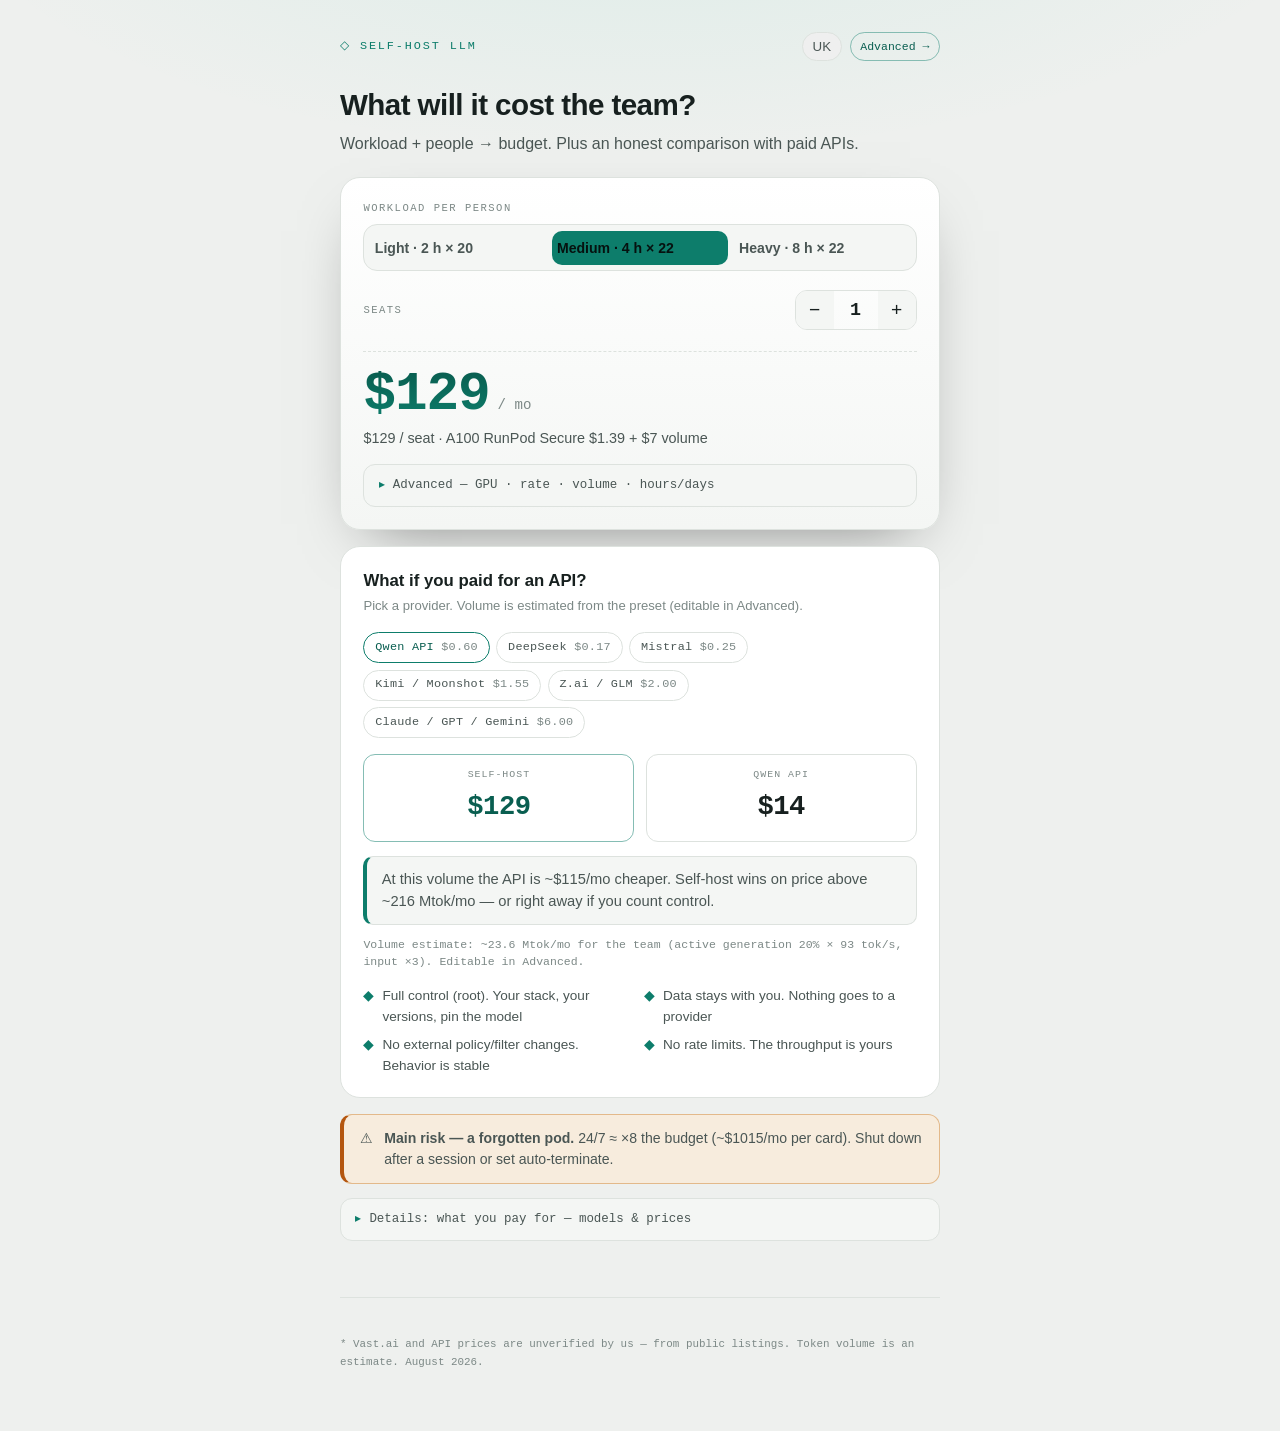
<file: index.html>
<!doctype html>
<html lang="uk">
<head>
<meta charset="utf-8">
<meta name="viewport" content="width=device-width, initial-scale=1">
<title>GPU Budget — Self-host open-weight LLM</title>
<meta name="description" content="Interactive GPU rental budget for self-hosting open-weight LLMs (Qwen3.6/Coder-Next) with editable prices. Updated August 2026.">
<link rel="stylesheet" href="assets/theme.css">
<style>
  /* Simple-page-specific bits not in the shared component set */
  .top-right .pill { cursor:pointer; text-decoration:none; }
  a.pill.link { text-decoration:none; }
  details.disc > summary { list-style:none; cursor:pointer; padding:.7rem .9rem; font-family:var(--mono);
    font-size:.78rem; color:var(--soft); display:flex; align-items:center; gap:.5rem; user-select:none; }
  details.disc > summary::-webkit-details-marker { display:none; }
  details.disc > summary::before { content:"▸"; color:var(--accent); transition:transform .15s; }
  details.disc[open] > summary::before { transform:rotate(90deg); }
  .disc-body { padding:0 .9rem .9rem; }
  .mini { display:grid; grid-template-columns:1fr 1fr; gap:.55rem; margin-top:.3rem; }
  .mini .f { background:var(--paper); border:1px solid var(--line); border-radius:9px; padding:.4rem .6rem; }
  .mini .f label { display:block; font-family:var(--mono); font-size:.58rem; letter-spacing:.1em; text-transform:uppercase; color:var(--faint); margin-bottom:.15rem; }
  .mini .f input { width:100%; border:0; background:transparent; color:var(--ink); font-family:var(--mono); font-size:1rem; font-variant-numeric:tabular-nums; }
  .mini .f input:focus-visible { outline:none; }
  .stepper button { cursor:pointer; }
  .seg button { cursor:pointer; }
  .apis button.api { background:transparent; font:inherit; font-family:var(--mono); font-size:.74rem; letter-spacing:.02em; }
  @media (max-width:520px) { .cmp { grid-template-columns:1fr; } .beyond { grid-template-columns:1fr; } }
</style>
</head>
<body>
<div class="wrap">
  <div class="top">
    <div class="brand">◇ Self-host LLM</div>
    <div class="top-right">
      <button class="pill" id="langToggle" type="button" aria-label="Language">EN</button>
      <a class="pill link" href="advanced.html" data-i18n="link_advanced">Розширений →</a>
    </div>
  </div>

  <h1 data-i18n="simple_h1">Скільки коштуватиме команді?</h1>
  <p class="lede" data-i18n="simple_lede">Навантаження + люди → бюджет. І чесне порівняння з платними API.</p>

  <div class="card">
    <p class="lbl" data-i18n="load_label">Навантаження на людину</p>
    <div class="seg" id="seg" role="group" data-i18n-aria="aria_presets">
      <button type="button" data-preset="light" data-i18n="preset_light">Легкий · 2 год × 20</button>
      <button type="button" data-preset="medium" class="on" data-i18n="preset_medium">Середній · 4 год × 22</button>
      <button type="button" data-preset="heavy" data-i18n="preset_heavy">Важкий · 8 год × 22</button>
    </div>

    <div class="rowline">
      <p class="lbl" data-i18n="seats_label" style="margin:0">Робочих місць</p>
      <div class="stepper">
        <button type="button" id="seatsDec" aria-label="−">−</button>
        <span class="val" id="seatsVal">1</span>
        <button type="button" id="seatsInc" aria-label="+">+</button>
      </div>
    </div>

    <div class="result">
      <div class="big"><span class="num" id="total" aria-live="polite">$0</span><span class="u" data-i18n="res_unit">/ міс</span></div>
      <p class="sub"><span id="basisLine"></span></p>
    </div>

    <details class="disc">
      <summary data-i18n="adv_toggle">Розширено — GPU · ставка · volume · години/дні</summary>
      <div class="disc-body">
        <p class="lbl" data-i18n="gpu_cap">GPU / провайдер (задає ставку $/год)</p>
        <div class="apis" id="gpuChips" role="group" data-i18n-aria="aria_gpus"></div>
        <div class="mini">
          <div class="f"><label data-i18n="f_rate">Ставка $/год</label><input id="rate" type="number" min="0" step="0.05" inputmode="decimal"></div>
          <div class="f"><label data-i18n="f_vol">Volume $/міс</label><input id="vol" type="number" min="0" step="1" inputmode="decimal"></div>
          <div class="f"><label data-i18n="f_hpd">Годин / день</label><input id="hpd" type="number" min="0" step="0.5" inputmode="decimal"></div>
          <div class="f"><label data-i18n="f_dpm">Днів / місяць</label><input id="dpm" type="number" min="0" step="1" inputmode="numeric"></div>
        </div>
      </div>
    </details>
  </div>

  <div class="vs">
    <h3 data-i18n="vs_title">А якби платити за API?</h3>
    <p class="hint" data-i18n="vs_hint">Обери провайдера. Обсяг оцінено з пресета (можна змінити в Розширено).</p>
    <div class="apis" id="apiChips" role="group" aria-label="API"></div>
    <div class="cmp">
      <div class="b self"><div class="k" data-i18n="vs_self">Self-host</div><div class="n" id="selfTile">$0</div></div>
      <div class="b"><div class="k" id="apiName">API</div><div class="n" id="apiTile">$0</div></div>
    </div>
    <div class="verdict" id="verdict"></div>
    <p class="usage" id="usageLine"></p>
    <div class="beyond">
      <div class="i"><span class="m">◆</span><div data-i18n="beyond_control">Повний контроль (root). Свій стек, свої версії, пін моделі</div></div>
      <div class="i"><span class="m">◆</span><div data-i18n="beyond_data">Дані лишаються у тебе. Нічого не йде до провайдера</div></div>
      <div class="i"><span class="m">◆</span><div data-i18n="beyond_policy">Без зовнішніх змін політик/фільтрів. Поведінка стабільна</div></div>
      <div class="i"><span class="m">◆</span><div data-i18n="beyond_rate">Без rate-limit. Пропускна здатність — твоя</div></div>
    </div>
  </div>

  <div class="risk">⚠ <div data-i18n-html="risk_simple"></div></div>

  <details class="disc">
    <summary data-i18n="details_toggle">Деталі: за що платиш — моделі та ціни</summary>
    <div class="disc-body" data-i18n-html="details_body"></div>
  </details>

  <footer>
    <p class="foot" data-i18n="foot_star_full">* Vast.ai та ціни API ми не перевіряли на практиці — з публічних лістингів. Обсяг у токенах — оцінка. Серпень 2026.</p>
  </footer>
</div>

<script src="assets/calc.js"></script>
<script src="assets/data.js"></script>
<script src="assets/i18n.js"></script>
<script>
  "use strict";
  const $ = (id) => document.getElementById(id);
  const money = (n) => "$" + Math.round(n).toLocaleString("en-US");
  const LS = "gpuBudget.v3", LANG_KEY = "gpuBudgetLang.v1";
  const D = window.Data, C = window.Calc;

  const state = {
    preset: "medium", seats: 1, gpuIdx: 0, apiIdx: 0,
    rate: D.GPUS[0].rate, volume: D.DEFAULT_VOLUME,
    hoursDay: D.PRESETS.medium.hoursDay, daysMonth: D.PRESETS.medium.daysMonth,
    assumption: Object.assign({}, D.ASSUMPTION),
    lang: (localStorage.getItem(LANG_KEY) || (navigator.language || "").slice(0, 2)) === "en" ? "en" : "uk"
  };
  try { Object.assign(state, JSON.parse(localStorage.getItem(LS) || "{}")); } catch (e) { /* ignore */ }
  state.assumption = Object.assign({}, D.ASSUMPTION, state.assumption || {});

  function save() { try { localStorage.setItem(LS, JSON.stringify(state)); } catch (e) { /* ignore */ } }
  function fmt(k, m) { let s = window.I18N[state.lang][k]; for (const kk in m) s = s.replaceAll("{" + kk + "}", m[kk]); return s; }
  function chipLabel(label) { return label.replace("A100 80GB · ", "A100 ").replace("H100 80GB · ", "H100 ").replace(" · ", " "); }

  function compute() {
    const per = C.selfHostPerSeat(state);
    const team = C.selfHostTeam(state);
    const mtokPer = C.tokensPerSeatMtok({
      hoursDay: state.hoursDay, daysMonth: state.daysMonth,
      activeFraction: state.assumption.activeFraction, tokPerSec: state.assumption.tokPerSec, inputMultiplier: state.assumption.inputMultiplier
    });
    const price = D.APIS[state.apiIdx].pricePerMtok;
    const apiTeam = C.apiCostTeam({ tokensPerSeatMtok: mtokPer, seats: state.seats, pricePerMtok: price });
    const be = C.breakEvenMtok({ teamSelfHostCost: team, pricePerMtok: price });
    return { per, team, apiTeam, be, mtokTeam: mtokPer * Math.max(1, state.seats) };
  }

  function render() {
    const r = compute();
    $("total").textContent = money(r.team);
    $("seatsVal").textContent = state.seats;
    const gpuLabel = D.GPUS[state.gpuIdx] ? chipLabel(D.GPUS[state.gpuIdx].label) : "custom";
    $("basisLine").textContent = money(r.per) + " " + window.I18N[state.lang].bd_perseat +
      " · " + gpuLabel + " $" + Number(state.rate).toFixed(2) + " + $" + Number(state.volume) + " volume";
    $("selfTile").textContent = money(r.team);
    $("apiTile").textContent = money(r.apiTeam);
    $("apiName").textContent = D.APIS[state.apiIdx].label;
    $("verdict").textContent = r.apiTeam < r.team
      ? fmt("vs_verdict_api_cheaper", { delta: money(r.team - r.apiTeam), be: Math.round(r.be).toLocaleString("en-US") })
      : fmt("vs_verdict_self_cheaper", { delta: money(r.apiTeam - r.team) });
    $("usageLine").textContent = fmt("vs_usage", {
      mtok: r.mtokTeam.toFixed(1), af: Math.round(state.assumption.activeFraction * 100),
      tps: state.assumption.tokPerSec, im: state.assumption.inputMultiplier
    });
    document.querySelectorAll("#seg [data-preset]").forEach((b) => {
      const on = b.dataset.preset === state.preset; b.classList.toggle("on", on); b.setAttribute("aria-pressed", on);
    });
    document.querySelectorAll("#gpuChips .api").forEach((c, i) => { const on = i === state.gpuIdx; c.classList.toggle("on", on); c.setAttribute("aria-pressed", on); });
    document.querySelectorAll("#apiChips .api").forEach((c, i) => { const on = i === state.apiIdx; c.classList.toggle("on", on); c.setAttribute("aria-pressed", on); });
    $("rate").value = state.rate; $("vol").value = state.volume; $("hpd").value = state.hoursDay; $("dpm").value = state.daysMonth;
    save();
  }

  function buildChips() {
    $("gpuChips").innerHTML = D.GPUS.map((g, i) =>
      '<button type="button" class="api" data-i="' + i + '">' + chipLabel(g.label) + ' <span class="p">$' + g.rate.toFixed(2) + '</span></button>').join("");
    $("gpuChips").querySelectorAll(".api").forEach((c) => c.onclick = () => { state.gpuIdx = +c.dataset.i; state.rate = D.GPUS[state.gpuIdx].rate; render(); });
    $("apiChips").innerHTML = D.APIS.map((a, i) =>
      '<button type="button" class="api" data-i="' + i + '">' + a.label + ' <span class="p">$' + a.pricePerMtok.toFixed(2) + '</span></button>').join("");
    $("apiChips").querySelectorAll(".api").forEach((c) => c.onclick = () => { state.apiIdx = +c.dataset.i; render(); });
  }

  document.querySelectorAll("#seg [data-preset]").forEach((b) => b.onclick = () => {
    state.preset = b.dataset.preset; const p = D.PRESETS[state.preset]; state.hoursDay = p.hoursDay; state.daysMonth = p.daysMonth; render();
  });
  $("seatsInc").onclick = () => { state.seats = Math.min(999, state.seats + 1); render(); };
  $("seatsDec").onclick = () => { state.seats = Math.max(1, state.seats - 1); render(); };
  ["rate", "vol", "hpd", "dpm"].forEach((id) => $(id).oninput = () => {
    state.rate = parseFloat($("rate").value) || 0; state.volume = parseFloat($("vol").value) || 0;
    state.hoursDay = parseFloat($("hpd").value) || 0; state.daysMonth = parseFloat($("dpm").value) || 0;
    state.gpuIdx = -1; state.preset = ""; render();   // manual edit → custom (de-highlight preset + GPU chip)
  });
  function setLang(l) { state.lang = l; localStorage.setItem(LANG_KEY, l); window.applyI18n(document, l); $("langToggle").textContent = l === "uk" ? "EN" : "UK"; render(); }
  $("langToggle").onclick = () => setLang(state.lang === "uk" ? "en" : "uk");

  buildChips();
  window.applyI18n(document, state.lang);
  $("langToggle").textContent = state.lang === "uk" ? "EN" : "UK";
  render();
</script>
</body>
</html>
</file>
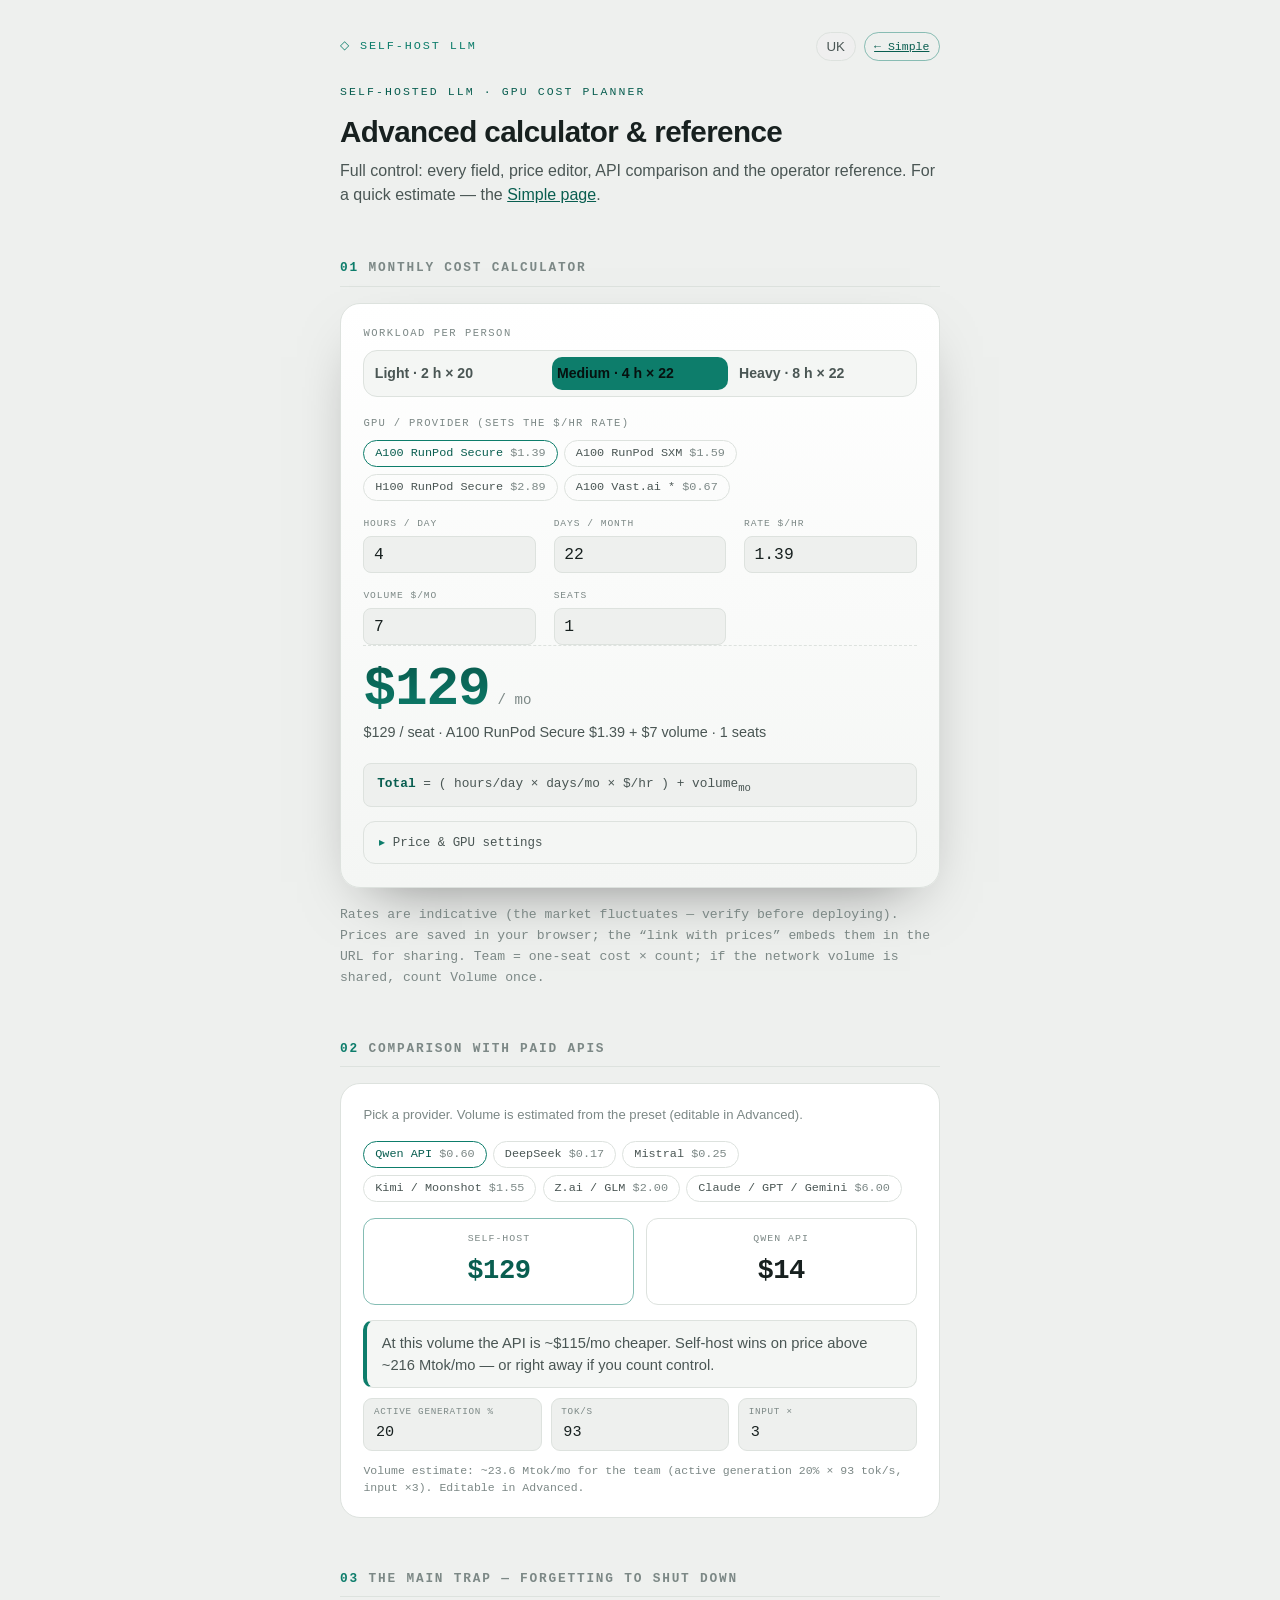
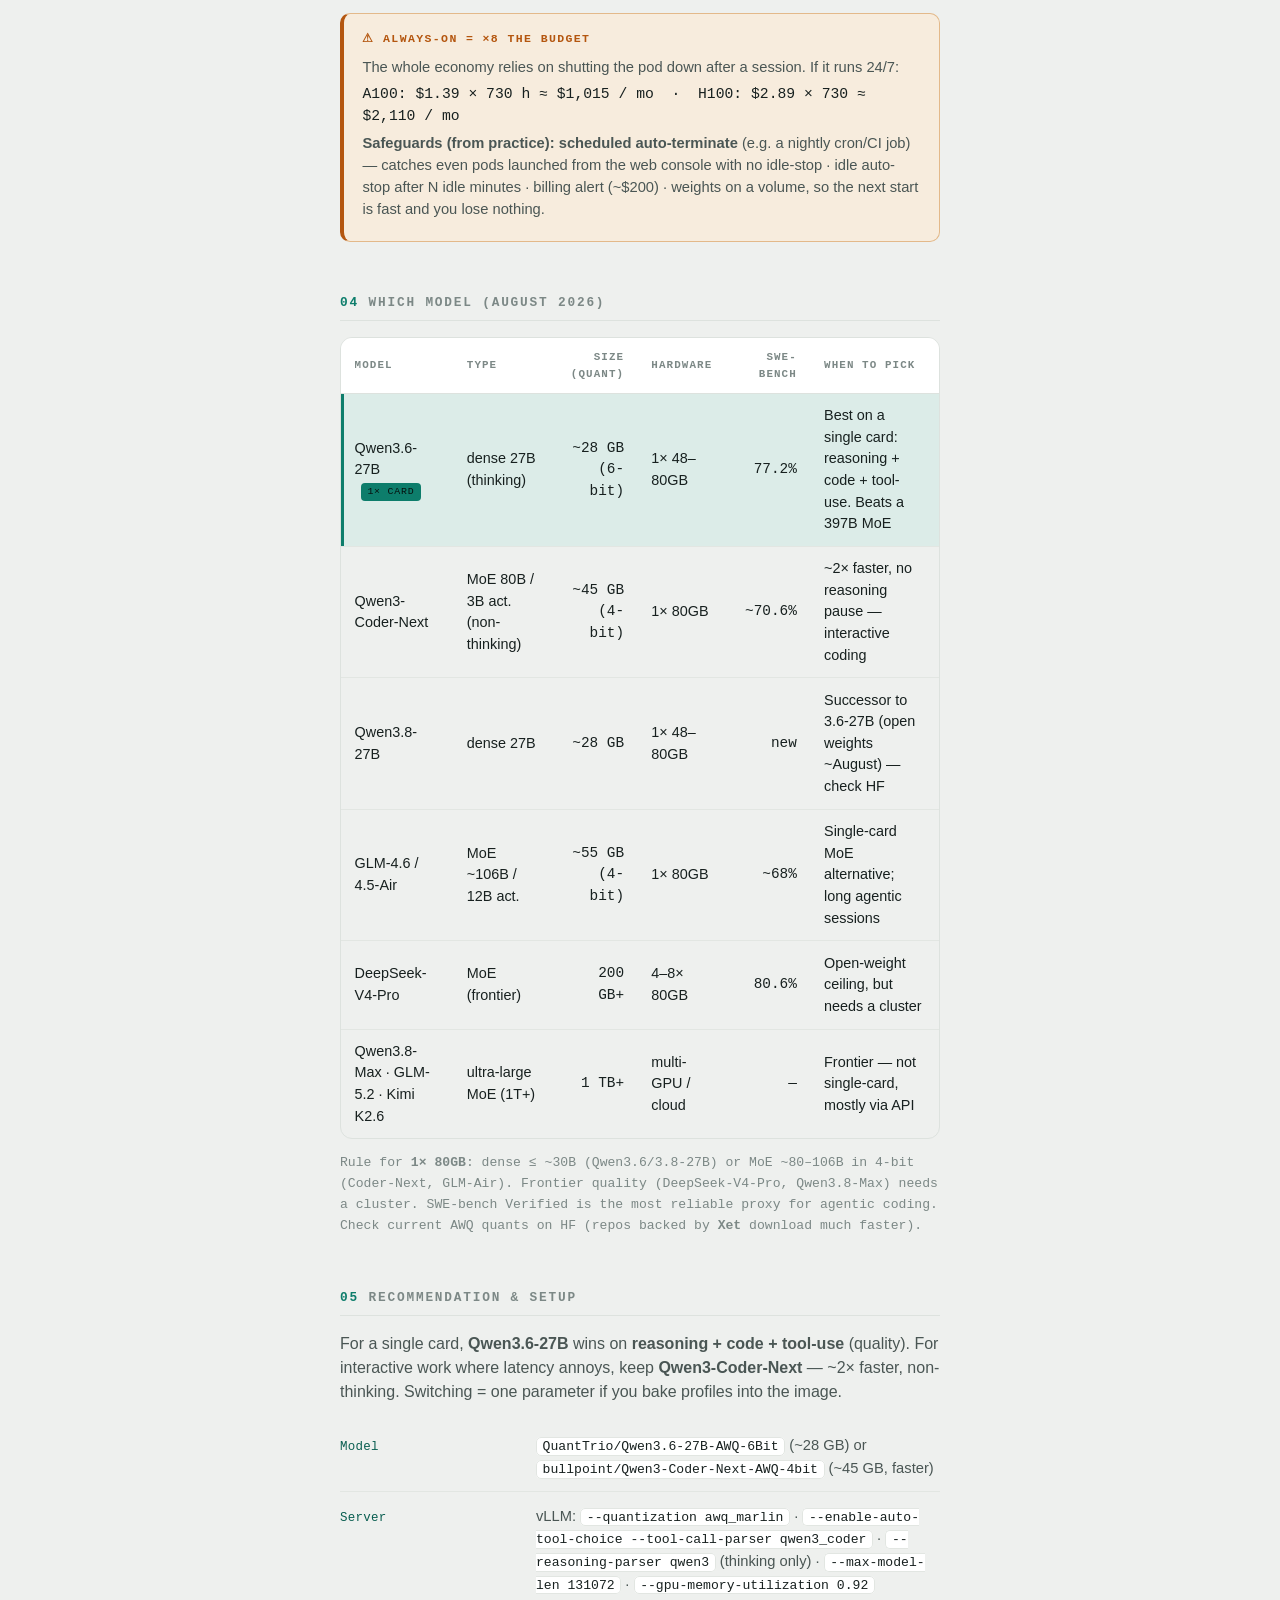
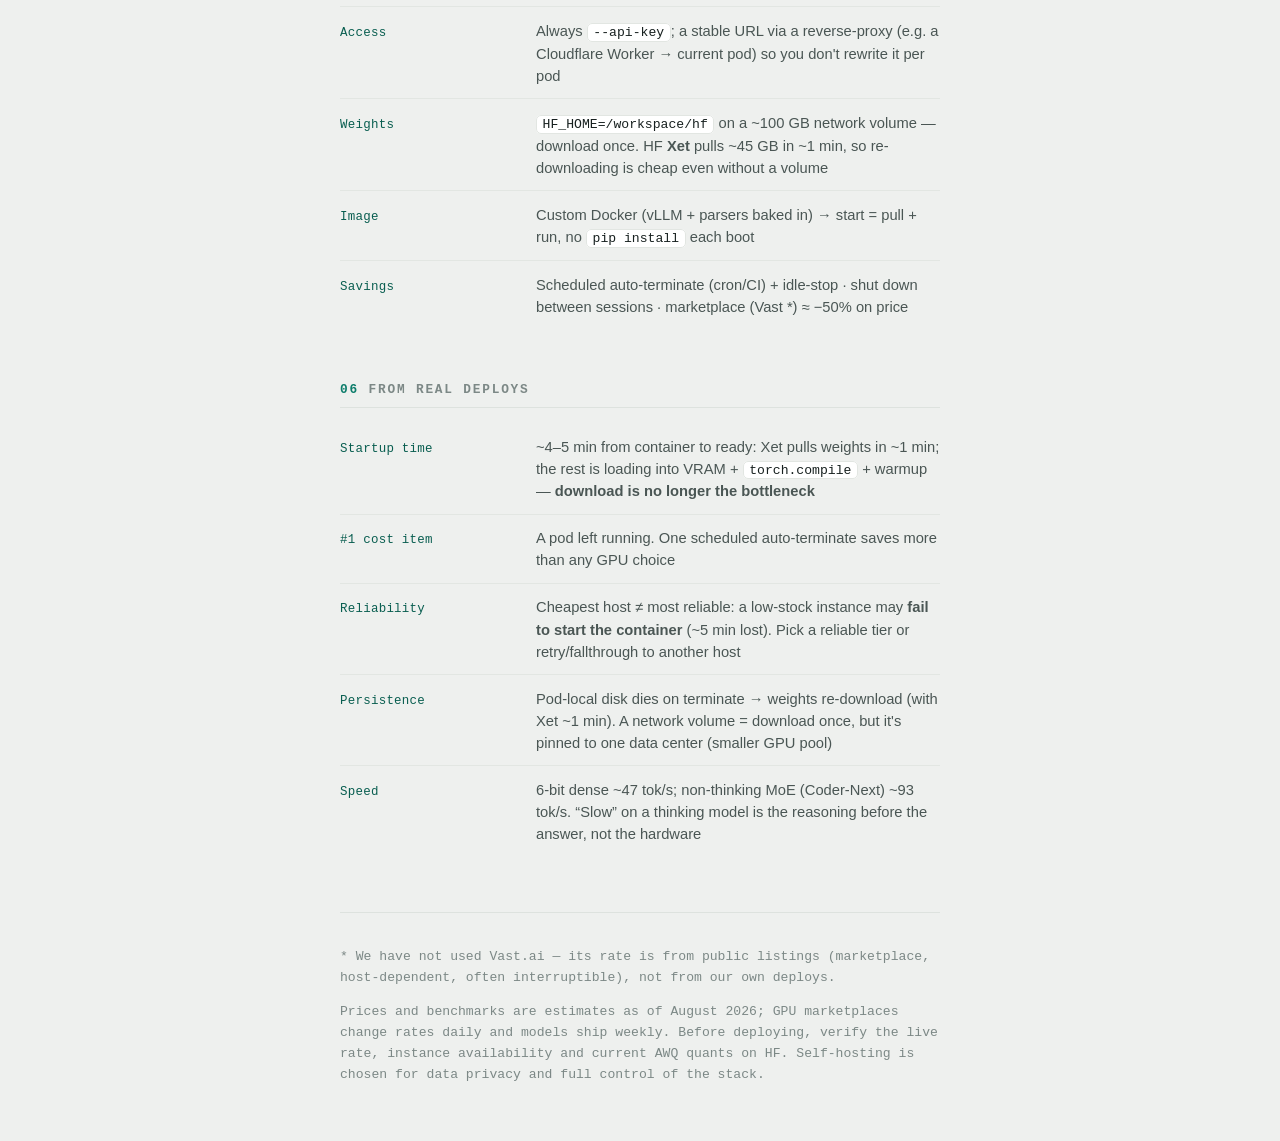
<file: advanced.html>
<!doctype html>
<html lang="uk">
<head>
<meta charset="utf-8">
<meta name="viewport" content="width=device-width, initial-scale=1">
<title>GPU Budget — Advanced</title>
<meta name="description" content="Advanced GPU self-host cost calculator: full control, price editor, API comparison, models & vLLM reference.">
<link rel="stylesheet" href="assets/theme.css">
<style>
  .eyebrow { font-family:var(--mono); font-size:.72rem; letter-spacing:.18em; text-transform:uppercase; color:var(--accent2); margin:0 0 .6rem; }
  h2 { font-family:var(--mono); font-size:.8rem; letter-spacing:.14em; text-transform:uppercase; color:var(--faint);
       margin:0 0 1rem; padding-bottom:.5rem; border-bottom:1px solid var(--line); display:flex; align-items:baseline; gap:.6rem; }
  h2 .n { color:var(--accent); font-weight:700; }
  section { margin-top:clamp(2rem,5vw,3.2rem); }
  .cap { font-family:var(--mono); font-size:.66rem; letter-spacing:.12em; text-transform:uppercase; color:var(--faint); margin-bottom:.5rem; }
  .fields { display:grid; grid-template-columns:repeat(auto-fit,minmax(140px,1fr)); gap:1rem 1.1rem; margin-top:1rem; }
  .field label { display:block; font-family:var(--mono); font-size:.6rem; letter-spacing:.1em; text-transform:uppercase; color:var(--faint); margin-bottom:.3rem; }
  .field input { width:100%; font-family:var(--mono); font-size:1.02rem; font-variant-numeric:tabular-nums; color:var(--ink);
                 background:var(--paper); border:1px solid var(--line); border-radius:8px; padding:.5rem .6rem; }
  .formula { margin-top:1.2rem; font-family:var(--mono); font-size:.8rem; color:var(--soft); background:var(--paper);
             border:1px solid var(--line); border-radius:8px; padding:.65rem .8rem; overflow-x:auto; white-space:nowrap; }
  .formula b { color:var(--accent2); }
  details.disc > summary { list-style:none; cursor:pointer; padding:.7rem .9rem; font-family:var(--mono); font-size:.78rem; color:var(--soft); display:flex; gap:.5rem; user-select:none; }
  details.disc > summary::-webkit-details-marker { display:none; }
  details.disc > summary::before { content:"▸"; color:var(--accent); }
  details.disc[open] > summary::before { content:"▾"; }
  .disc-body { padding:0 .9rem .9rem; }
  .cfg-head, .cfg-item { display:grid; grid-template-columns:1fr 90px 34px; gap:.5rem; align-items:center; }
  .cfg-head span { font-family:var(--mono); font-size:.6rem; letter-spacing:.1em; text-transform:uppercase; color:var(--faint); }
  .cfg-list { display:grid; gap:.5rem; margin:.4rem 0 .8rem; }
  .cfg-item input { width:100%; font-family:var(--mono); font-size:.85rem; color:var(--ink); background:var(--paper); border:1px solid var(--line); border-radius:7px; padding:.4rem .55rem; }
  .cfg-item .del { border:1px solid var(--line); background:transparent; color:#e07070; border-radius:7px; cursor:pointer; height:34px; }
  .cfg-actions { display:flex; flex-wrap:wrap; gap:.5rem; }
  .btn { font-family:var(--mono); font-size:.78rem; padding:.5rem .8rem; border-radius:8px; border:1px solid var(--line); background:transparent; color:var(--soft); cursor:pointer; }
  .btn:hover { border-color:var(--accent); color:var(--ink); }
  .toast { font-family:var(--mono); font-size:.72rem; color:var(--accent2); margin-left:.4rem; opacity:0; transition:opacity .2s; }
  .toast.show { opacity:1; }
  .seg button, .stepper button, .apis button.api { cursor:pointer; }
  .apis button.api { background:transparent; font-family:var(--mono); font-size:.74rem; }
  .mini { display:grid; grid-template-columns:repeat(auto-fit,minmax(120px,1fr)); gap:.55rem; margin:.6rem 0; }
  .mini .f { background:var(--paper); border:1px solid var(--line); border-radius:9px; padding:.4rem .6rem; }
  .mini .f label { display:block; font-family:var(--mono); font-size:.58rem; letter-spacing:.08em; text-transform:uppercase; color:var(--faint); }
  .mini .f input { width:100%; border:0; background:transparent; color:var(--ink); font-family:var(--mono); font-size:.95rem; }
  a { color:var(--accent2); }
</style>
</head>
<body>
<div class="wrap">
  <div class="top">
    <div class="brand">◇ Self-host LLM</div>
    <div class="top-right">
      <button class="pill" id="langToggle" type="button" aria-label="Language">EN</button>
      <a class="pill link" href="index.html" data-i18n="link_simple">← Простий</a>
    </div>
  </div>

  <p class="eyebrow" data-i18n="eyebrow">Self-host LLM · планувальник бюджету GPU</p>
  <h1 data-i18n="adv_h1">Розширений калькулятор і референс</h1>
  <p class="lede" data-i18n-html="adv_lede"></p>

  <section>
    <h2><span class="n">01</span> <span data-i18n="s01_title">Калькулятор місячної вартості</span></h2>
    <div class="card">
      <p class="lbl" data-i18n="load_label">Навантаження на людину</p>
      <div class="seg" id="seg" role="group" data-i18n-aria="aria_presets">
        <button type="button" data-preset="light" data-i18n="preset_light">Легкий</button>
        <button type="button" data-preset="medium" class="on" data-i18n="preset_medium">Середній</button>
        <button type="button" data-preset="heavy" data-i18n="preset_heavy">Важкий</button>
      </div>
      <p class="cap" data-i18n="gpu_cap" style="margin-top:1rem">GPU / провайдер (задає ставку $/год)</p>
      <div class="apis" id="gpuChips" role="group" data-i18n-aria="aria_gpus"></div>
      <div class="fields">
        <div class="field"><label for="hpd" data-i18n="f_hpd">Годин / день</label><input id="hpd" type="number" min="0" step="0.5" inputmode="decimal"></div>
        <div class="field"><label for="dpm" data-i18n="f_dpm">Днів / місяць</label><input id="dpm" type="number" min="0" step="1" inputmode="numeric"></div>
        <div class="field"><label for="rate" data-i18n="f_rate">Ставка $/год</label><input id="rate" type="number" min="0" step="0.05" inputmode="decimal"></div>
        <div class="field"><label for="vol" data-i18n="f_vol">Volume $/міс</label><input id="vol" type="number" min="0" step="1" inputmode="decimal"></div>
        <div class="field"><label for="seatsIn" data-i18n="f_seats">Робочих місць</label><input id="seatsIn" type="number" min="1" step="1" inputmode="numeric"></div>
      </div>
      <div class="result">
        <div class="big"><span class="num" id="total" aria-live="polite">$0</span><span class="u" data-i18n="res_unit">/ міс</span></div>
        <p class="sub"><span id="basisLine"></span></p>
      </div>
      <div class="formula" data-i18n-html="formula"></div>
      <details class="disc">
        <summary data-i18n="cfg_summary">Налаштування цін та GPU</summary>
        <div class="disc-body">
          <div class="cfg-head"><span data-i18n="cfg_h_name">Назва</span><span data-i18n="cfg_h_rate">$/год</span><span></span></div>
          <div class="cfg-list" id="cfgList"></div>
          <div class="cfg-actions">
            <button class="btn" id="addGpu" type="button" data-i18n="btn_add">+ Додати GPU</button>
            <button class="btn" id="resetCfg" type="button" data-i18n="btn_reset">Скинути до типових</button>
            <button class="btn" id="shareCfg" type="button" data-i18n="btn_share">Скопіювати лінк з цінами</button>
            <span class="toast" id="toast"></span>
          </div>
        </div>
      </details>
    </div>
    <p class="note" data-i18n="note01"></p>
  </section>

  <section>
    <h2><span class="n">02</span> <span data-i18n="vs_title_adv">Порівняння з платними API</span></h2>
    <div class="vs">
      <p class="hint" data-i18n="vs_hint"></p>
      <div class="apis" id="apiChips" role="group" aria-label="API"></div>
      <div class="cmp">
        <div class="b self"><div class="k" data-i18n="vs_self">Self-host</div><div class="n" id="selfTile">$0</div></div>
        <div class="b"><div class="k" id="apiName">API</div><div class="n" id="apiTile">$0</div></div>
      </div>
      <div class="verdict" id="verdict"></div>
      <div class="mini">
        <div class="f"><label data-i18n="asm_active">Активна генерація %</label><input id="asmActive" type="number" min="0" max="100" step="1" inputmode="numeric"></div>
        <div class="f"><label data-i18n="asm_tps">tok/s</label><input id="asmTps" type="number" min="0" step="1" inputmode="numeric"></div>
        <div class="f"><label data-i18n="asm_input">Вхід ×</label><input id="asmInput" type="number" min="0" step="0.5" inputmode="decimal"></div>
      </div>
      <p class="usage" id="usageLine"></p>
    </div>
  </section>

  <section>
    <h2><span class="n">03</span> <span data-i18n="s03_title">Головна пастка — забути вимкнути</span></h2>
    <div class="warn">
      <div class="h" data-i18n="warn_h">⚠ Always-on = ×8 бюджету</div>
      <p data-i18n="warn_p1"></p>
      <p class="mono" data-i18n-html="warn_mono"></p>
      <p data-i18n-html="warn_p2"></p>
    </div>
  </section>

  <section>
    <h2><span class="n">04</span> <span data-i18n="s04_title">Яку модель</span></h2>
    <div class="scroll">
      <table>
        <thead><tr><th data-i18n="th_model">Модель</th><th data-i18n="th_type">Тип</th><th class="num" data-i18n="th_size">Розмір</th><th data-i18n="th_hw">Залізо</th><th class="num">SWE-bench</th><th data-i18n="th_when">Коли брати</th></tr></thead>
        <tbody>
          <tr class="pick"><td>Qwen3.6-27B <span class="tag" data-i18n="tag_single">1× карта</span></td><td data-i18n="r1_type"></td><td class="num" data-i18n="r1_size"></td><td>1× 48–80GB</td><td class="num">77.2%</td><td data-i18n="r1_when"></td></tr>
          <tr><td>Qwen3-Coder-Next</td><td data-i18n="r2_type"></td><td class="num" data-i18n="r2_size"></td><td>1× 80GB</td><td class="num">~70.6%</td><td data-i18n="r2_when"></td></tr>
          <tr><td>Qwen3.8-27B</td><td data-i18n="r3_type"></td><td class="num" data-i18n="r3_size"></td><td>1× 48–80GB</td><td class="num" data-i18n="r3_swe"></td><td data-i18n="r3_when"></td></tr>
          <tr><td>GLM-4.6 / 4.5-Air</td><td data-i18n="r4_type"></td><td class="num" data-i18n="r4_size"></td><td>1× 80GB</td><td class="num">~68%</td><td data-i18n="r4_when"></td></tr>
          <tr><td>DeepSeek-V4-Pro</td><td data-i18n="r5_type"></td><td class="num" data-i18n="r5_size"></td><td data-i18n="r5_hw"></td><td class="num">80.6%</td><td data-i18n="r5_when"></td></tr>
          <tr><td>Qwen3.8-Max · GLM-5.2 · Kimi K2.6</td><td data-i18n="r6_type"></td><td class="num" data-i18n="r6_size"></td><td data-i18n="r6_hw"></td><td class="num">—</td><td data-i18n="r6_when"></td></tr>
        </tbody>
      </table>
    </div>
    <p class="note" data-i18n-html="note04"></p>
  </section>

  <section>
    <h2><span class="n">05</span> <span data-i18n="s05_title">Рекомендація та налаштування</span></h2>
    <p style="color:var(--soft)" data-i18n-html="s05_intro"></p>
    <div class="setup" style="margin-top:1.2rem">
      <div class="row"><div class="k" data-i18n="k_model">Модель</div><div class="v" data-i18n-html="v_model"></div></div>
      <div class="row"><div class="k" data-i18n="k_server">Сервер</div><div class="v" data-i18n-html="v_server"></div></div>
      <div class="row"><div class="k" data-i18n="k_access">Доступ</div><div class="v" data-i18n-html="v_access"></div></div>
      <div class="row"><div class="k" data-i18n="k_weights">Ваги</div><div class="v" data-i18n-html="v_weights"></div></div>
      <div class="row"><div class="k" data-i18n="k_image">Образ</div><div class="v" data-i18n-html="v_image"></div></div>
      <div class="row"><div class="k" data-i18n="k_saving">Економія</div><div class="v" data-i18n-html="v_saving"></div></div>
    </div>
  </section>

  <section>
    <h2><span class="n">06</span> <span data-i18n="s06_title">З досвіду реальних деплоїв</span></h2>
    <div class="setup">
      <div class="row"><div class="k" data-i18n="k_start">Час старту</div><div class="v" data-i18n-html="v_start"></div></div>
      <div class="row"><div class="k" data-i18n="k_cost">#1 стаття витрат</div><div class="v" data-i18n="v_cost"></div></div>
      <div class="row"><div class="k" data-i18n="k_reliab">Надійність</div><div class="v" data-i18n-html="v_reliab"></div></div>
      <div class="row"><div class="k" data-i18n="k_persist">Persistence</div><div class="v" data-i18n="v_persist"></div></div>
      <div class="row"><div class="k" data-i18n="k_speed">Швидкість</div><div class="v" data-i18n-html="v_speed"></div></div>
    </div>
  </section>

  <footer>
    <p class="note" data-i18n="footer_star"></p>
    <p class="note" data-i18n="footer_note"></p>
  </footer>
</div>

<script src="assets/calc.js"></script>
<script src="assets/data.js"></script>
<script src="assets/i18n.js"></script>
<script>
  "use strict";
  const $ = (id) => document.getElementById(id);
  const money = (n) => "$" + Math.round(n).toLocaleString("en-US");
  const LS = "gpuBudgetAdv.v1", LANG_KEY = "gpuBudgetLang.v1";
  const D = window.Data, C = window.Calc;

  function defaults() {
    return {
      preset: "medium", seats: 1, gpuIdx: 0, apiIdx: 0,
      rate: D.GPUS[0].rate, volume: D.DEFAULT_VOLUME,
      hoursDay: D.PRESETS.medium.hoursDay, daysMonth: D.PRESETS.medium.daysMonth,
      assumption: Object.assign({}, D.ASSUMPTION),
      gpus: D.GPUS.map((g) => ({ label: g.label, rate: g.rate })),
      lang: (localStorage.getItem(LANG_KEY) || (navigator.language || "").slice(0, 2)) === "en" ? "en" : "uk"
    };
  }
  const state = defaults();
  // shared price config via ?c= (gpus + volume), else localStorage
  try {
    const p = new URLSearchParams(location.search).get("c");
    if (p) { const c = JSON.parse(decodeURIComponent(escape(atob(p)))); if (c && Array.isArray(c.gpus) && c.gpus.length) { state.gpus = c.gpus.map((g) => ({ label: String(g.label || "GPU").slice(0, 48), rate: Math.max(0, Number(g.rate) || 0) })); if (c.vol != null) state.volume = Math.max(0, Number(c.vol) || 0); } }
    else { Object.assign(state, JSON.parse(localStorage.getItem(LS) || "{}")); }
  } catch (e) { /* ignore */ }
  state.assumption = Object.assign({}, D.ASSUMPTION, state.assumption || {});
  if (!Array.isArray(state.gpus) || !state.gpus.length) state.gpus = D.GPUS.map((g) => ({ label: g.label, rate: g.rate }));
  if (state.gpuIdx >= state.gpus.length) state.gpuIdx = 0;

  function save() { try { localStorage.setItem(LS, JSON.stringify(state)); } catch (e) { /* ignore */ } }
  function fmt(k, m) { let s = window.I18N[state.lang][k]; for (const kk in m) s = s.replaceAll("{" + kk + "}", m[kk]); return s; }
  function chipLabel(label) { return label.replace("A100 80GB · ", "A100 ").replace("H100 80GB · ", "H100 ").replace(" · ", " "); }

  function compute() {
    const per = C.selfHostPerSeat(state);
    const team = C.selfHostTeam(state);
    const mtokPer = C.tokensPerSeatMtok({ hoursDay: state.hoursDay, daysMonth: state.daysMonth, activeFraction: state.assumption.activeFraction, tokPerSec: state.assumption.tokPerSec, inputMultiplier: state.assumption.inputMultiplier });
    const price = D.APIS[state.apiIdx].pricePerMtok;
    const apiTeam = C.apiCostTeam({ tokensPerSeatMtok: mtokPer, seats: state.seats, pricePerMtok: price });
    const be = C.breakEvenMtok({ teamSelfHostCost: team, pricePerMtok: price });
    return { per, team, apiTeam, be, mtokTeam: mtokPer * Math.max(1, state.seats) };
  }

  function render() {
    const r = compute();
    $("total").textContent = money(r.team);
    const gpuLabel = state.gpus[state.gpuIdx] ? chipLabel(state.gpus[state.gpuIdx].label) : "custom";
    $("basisLine").textContent = money(r.per) + " " + window.I18N[state.lang].bd_perseat + " · " + gpuLabel + " $" + Number(state.rate).toFixed(2) + " + $" + Number(state.volume) + " volume · " + state.seats + " " + window.I18N[state.lang].bd_seats;
    $("selfTile").textContent = money(r.team);
    $("apiTile").textContent = money(r.apiTeam);
    $("apiName").textContent = D.APIS[state.apiIdx].label;
    $("verdict").textContent = r.apiTeam < r.team
      ? fmt("vs_verdict_api_cheaper", { delta: money(r.team - r.apiTeam), be: Math.round(r.be).toLocaleString("en-US") })
      : fmt("vs_verdict_self_cheaper", { delta: money(r.apiTeam - r.team) });
    $("usageLine").textContent = fmt("vs_usage", { mtok: r.mtokTeam.toFixed(1), af: Math.round(state.assumption.activeFraction * 100), tps: state.assumption.tokPerSec, im: state.assumption.inputMultiplier });
    document.querySelectorAll("#seg [data-preset]").forEach((b) => { const on = b.dataset.preset === state.preset; b.classList.toggle("on", on); b.setAttribute("aria-pressed", on); });
    document.querySelectorAll("#gpuChips .api").forEach((c, i) => { const on = i === state.gpuIdx; c.classList.toggle("on", on); c.setAttribute("aria-pressed", on); });
    document.querySelectorAll("#apiChips .api").forEach((c, i) => { const on = i === state.apiIdx; c.classList.toggle("on", on); c.setAttribute("aria-pressed", on); });
    $("hpd").value = state.hoursDay; $("dpm").value = state.daysMonth; $("rate").value = state.rate; $("vol").value = state.volume; $("seatsIn").value = state.seats;
    $("asmActive").value = Math.round(state.assumption.activeFraction * 100); $("asmTps").value = state.assumption.tokPerSec; $("asmInput").value = state.assumption.inputMultiplier;
    save();
  }

  function buildGpuChips() {
    // GPU labels can come from the ?c= URL param — build with textContent (NOT innerHTML) to avoid reflected XSS.
    const box = $("gpuChips"); box.textContent = "";
    state.gpus.forEach((g, i) => {
      const b = document.createElement("button");
      b.type = "button"; b.className = "api"; b.dataset.i = i;
      b.appendChild(document.createTextNode(chipLabel(g.label) + " "));
      const p = document.createElement("span"); p.className = "p"; p.textContent = "$" + Number(g.rate).toFixed(2);
      b.appendChild(p);
      b.onclick = () => { state.gpuIdx = +b.dataset.i; state.rate = state.gpus[state.gpuIdx].rate; render(); };
      box.appendChild(b);
    });
  }
  function buildApiChips() {
    $("apiChips").innerHTML = D.APIS.map((a, i) => '<button type="button" class="api" data-i="' + i + '">' + a.label + ' <span class="p">$' + a.pricePerMtok.toFixed(2) + '</span></button>').join("");
    $("apiChips").querySelectorAll(".api").forEach((c) => c.onclick = () => { state.apiIdx = +c.dataset.i; render(); });
  }
  function renderCfg() {
    const list = $("cfgList"); list.innerHTML = "";
    state.gpus.forEach((g, i) => {
      const row = document.createElement("div"); row.className = "cfg-item";
      const name = document.createElement("input"); name.type = "text"; name.value = g.label; name.setAttribute("aria-label", window.I18N[state.lang].aria_name);
      name.oninput = () => { g.label = name.value; buildGpuChips(); render(); };
      const rt = document.createElement("input"); rt.type = "number"; rt.min = "0"; rt.step = "0.05"; rt.value = g.rate; rt.setAttribute("aria-label", window.I18N[state.lang].aria_rate);
      rt.oninput = () => { g.rate = Math.max(0, parseFloat(rt.value) || 0); if (i === state.gpuIdx) state.rate = g.rate; buildGpuChips(); render(); };
      const del = document.createElement("button"); del.className = "del"; del.type = "button"; del.textContent = "×"; del.setAttribute("aria-label", window.I18N[state.lang].aria_del);
      del.onclick = () => { if (state.gpus.length <= 1) return; state.gpus.splice(i, 1); if (state.gpuIdx >= state.gpus.length) state.gpuIdx = state.gpus.length - 1; state.rate = state.gpus[state.gpuIdx].rate; renderCfg(); buildGpuChips(); render(); };
      row.append(name, rt, del); list.appendChild(row);
    });
  }
  function flash(msg) { const t = $("toast"); t.textContent = msg; t.classList.add("show"); setTimeout(() => t.classList.remove("show"), 1800); }

  document.querySelectorAll("#seg [data-preset]").forEach((b) => b.onclick = () => { state.preset = b.dataset.preset; const p = D.PRESETS[state.preset]; state.hoursDay = p.hoursDay; state.daysMonth = p.daysMonth; render(); });
  $("hpd").oninput = () => { state.hoursDay = parseFloat($("hpd").value) || 0; state.preset = ""; render(); };
  $("dpm").oninput = () => { state.daysMonth = parseFloat($("dpm").value) || 0; state.preset = ""; render(); };
  $("rate").oninput = () => { state.rate = parseFloat($("rate").value) || 0; state.gpuIdx = -1; render(); };
  $("vol").oninput = () => { state.volume = parseFloat($("vol").value) || 0; render(); };
  $("seatsIn").oninput = () => { state.seats = Math.max(1, Math.floor(parseFloat($("seatsIn").value) || 1)); render(); };
  $("asmActive").oninput = () => { state.assumption.activeFraction = Math.max(0, (parseFloat($("asmActive").value) || 0) / 100); render(); };
  $("asmTps").oninput = () => { state.assumption.tokPerSec = Math.max(0, parseFloat($("asmTps").value) || 0); render(); };
  $("asmInput").oninput = () => { state.assumption.inputMultiplier = Math.max(0, parseFloat($("asmInput").value) || 0); render(); };
  $("addGpu").onclick = () => { state.gpus.push({ label: window.I18N[state.lang].new_gpu, rate: 1.0 }); renderCfg(); buildGpuChips(); render(); };
  $("resetCfg").onclick = () => { state.gpus = D.GPUS.map((g) => ({ label: g.label, rate: g.rate })); state.gpuIdx = 0; state.rate = state.gpus[0].rate; renderCfg(); buildGpuChips(); render(); flash(window.I18N[state.lang].toast_reset); };
  $("shareCfg").onclick = async () => {
    const payload = btoa(unescape(encodeURIComponent(JSON.stringify({ gpus: state.gpus, vol: state.volume }))));
    const url = location.origin + location.pathname + "?c=" + payload;
    try { await navigator.clipboard.writeText(url); flash(window.I18N[state.lang].toast_copied); } catch (e) { prompt(window.I18N[state.lang].prompt_copy, url); }
  };
  function setLang(l) { state.lang = l; localStorage.setItem(LANG_KEY, l); window.applyI18n(document, l); $("langToggle").textContent = l === "uk" ? "EN" : "UK"; renderCfg(); render(); }
  $("langToggle").onclick = () => setLang(state.lang === "uk" ? "en" : "uk");

  buildGpuChips(); buildApiChips(); renderCfg();
  window.applyI18n(document, state.lang);
  $("langToggle").textContent = state.lang === "uk" ? "EN" : "UK";
  render();
</script>
</body>
</html>
</file>
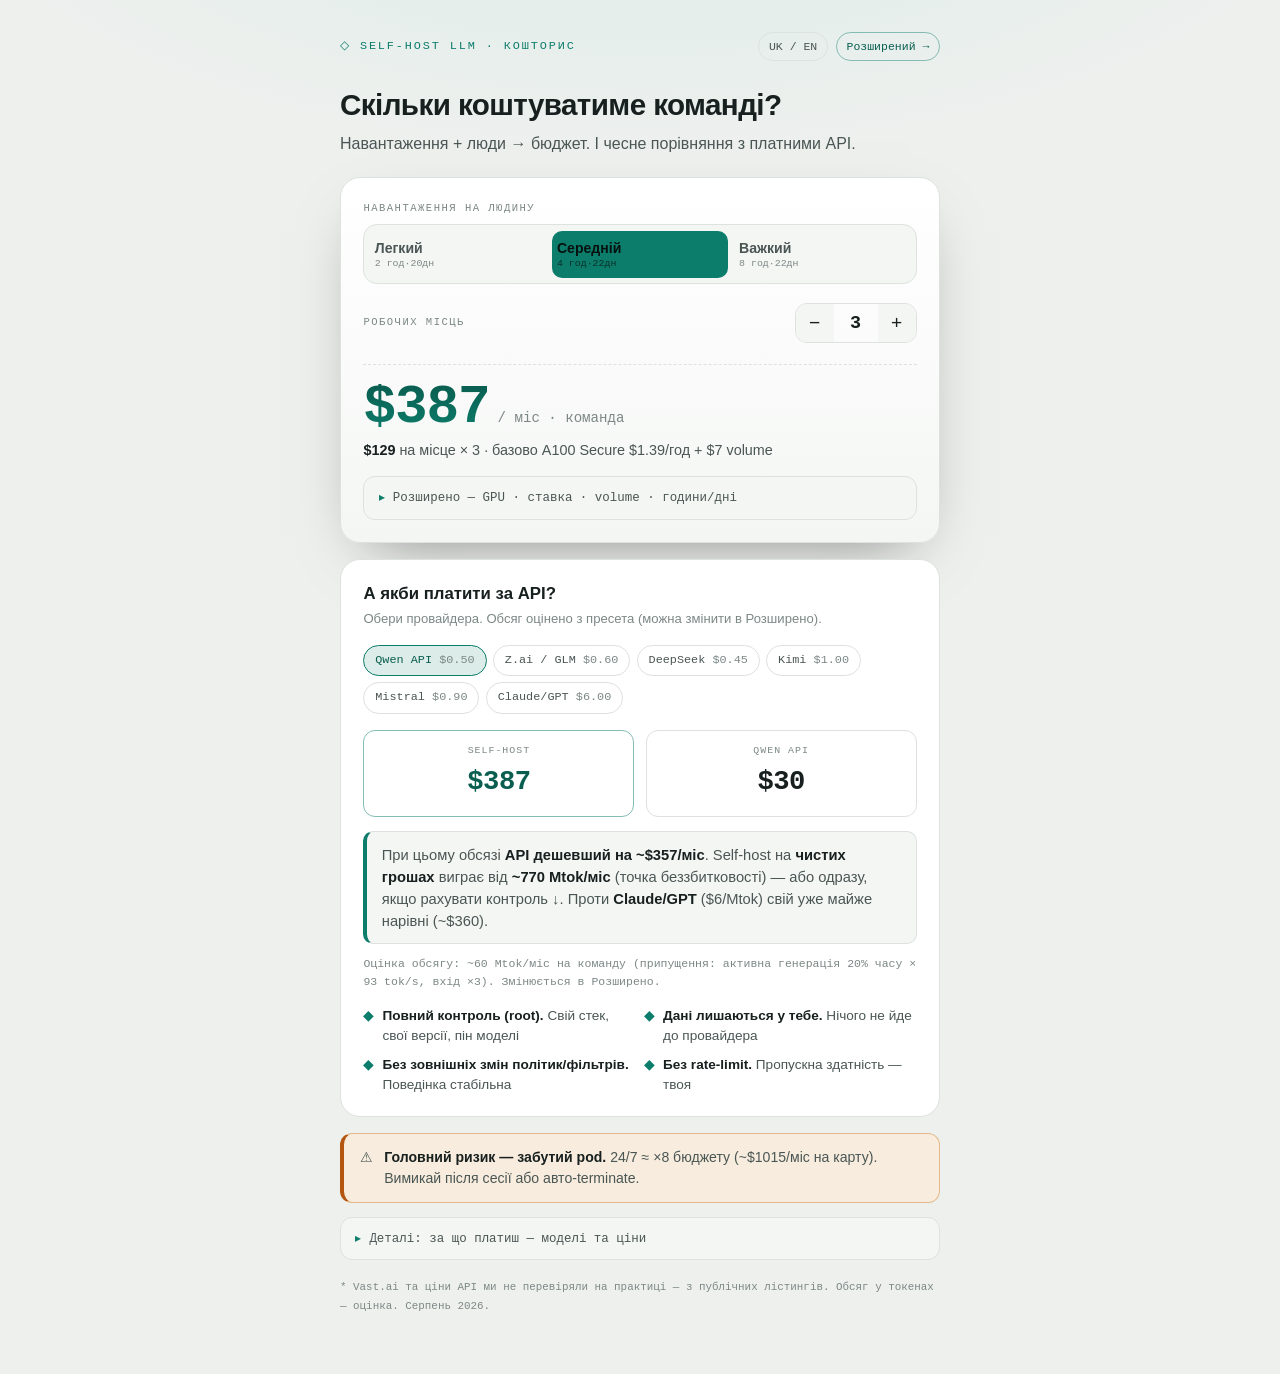
<file: docs/superpowers/specs/2026-08-14-ux-redesign-mockup-simple.html>
<!doctype html>
<html lang="uk"><head><meta charset="utf-8"><meta name="viewport" content="width=device-width,initial-scale=1">
<style>
  :root{--paper:#0e1413;--card:#141b1a;--card2:#0f1615;--ink:#e9efec;--soft:#a4b0ac;--faint:#6c7a76;--line:#243230;
    --accent:#37c9ac;--accent2:#7fe6d0;--accentbg:#0f312b;--amber:#e6a34c;--amberbg:#2a1d0d;--amberline:#5a3d17;
    --mono:ui-monospace,Menlo,Consolas,monospace;--sans:-apple-system,BlinkMacSystemFont,"Segoe UI",Roboto,sans-serif}
  @media(prefers-color-scheme:light){:root{--paper:#eef0ee;--card:#fff;--card2:#f4f6f4;--ink:#17201f;--soft:#4a5654;--faint:#7c8886;--line:#dde2de;--accent:#0d7d6b;--accent2:#095e50;--accentbg:#dcece8;--amber:#b4560f;--amberbg:#f7ecdd;--amberline:#e3b98a}}
  *{box-sizing:border-box}
  body{margin:0;background:radial-gradient(1200px 500px at 50% -10%,rgba(55,201,172,.10),transparent 60%),var(--paper);color:var(--ink);font-family:var(--sans);line-height:1.5;padding:2rem 1rem 3rem;-webkit-font-smoothing:antialiased}
  .wrap{max-width:600px;margin:0 auto}
  .top{display:flex;justify-content:space-between;align-items:center;margin-bottom:1.4rem}
  .brand{font-family:var(--mono);font-size:.74rem;letter-spacing:.16em;text-transform:uppercase;color:var(--accent)}
  .top-right{display:flex;gap:.5rem;font-family:var(--mono);font-size:.72rem}
  .pill{border:1px solid var(--line);border-radius:999px;padding:.3rem .6rem;color:var(--soft)}
  .pill.link{color:var(--accent2);border-color:color-mix(in srgb,var(--accent) 45%,transparent)}
  h1{font-size:1.85rem;letter-spacing:-.02em;margin:0 0 .3rem}
  .lede{color:var(--soft);margin:0 0 1.3rem}
  .card{background:linear-gradient(180deg,var(--card),var(--card2));border:1px solid var(--line);border-radius:20px;padding:1.4rem;box-shadow:0 24px 60px -30px rgba(0,0,0,.5);margin-bottom:1rem}
  .lbl{font-family:var(--mono);font-size:.66rem;letter-spacing:.14em;text-transform:uppercase;color:var(--faint);margin:0 0 .5rem}
  .seg{display:grid;grid-template-columns:repeat(3,1fr);gap:.4rem;background:var(--card2);border:1px solid var(--line);border-radius:14px;padding:.35rem;margin-bottom:1.2rem}
  .seg button{border:0;background:transparent;color:var(--soft);font-weight:600;font-size:.88rem;padding:.55rem .3rem;border-radius:10px;cursor:pointer;display:flex;flex-direction:column;gap:.12rem;font-family:var(--sans)}
  .seg button small{font-family:var(--mono);font-size:.62rem;color:var(--faint);font-weight:400}
  .seg button.on{background:var(--accent);color:#06110f} .seg button.on small{color:rgba(6,17,15,.7)}
  .rowline{display:flex;align-items:center;justify-content:space-between;margin-bottom:1.3rem}
  .stepper{display:inline-flex;align-items:center;border:1px solid var(--line);border-radius:12px;overflow:hidden}
  .stepper button{width:38px;height:38px;border:0;background:var(--card2);color:var(--ink);font-size:1.2rem;cursor:pointer}
  .stepper .val{min-width:44px;text-align:center;font-family:var(--mono);font-size:1.15rem;font-weight:700}
  .result{border-top:1px dashed var(--line);padding-top:1.2rem}
  .big{display:flex;align-items:baseline;gap:.5rem}
  .big .num{font-family:var(--mono);font-variant-numeric:tabular-nums;font-size:3.4rem;font-weight:800;line-height:.9;background:linear-gradient(180deg,var(--accent2),var(--accent));-webkit-background-clip:text;background-clip:text;color:transparent;letter-spacing:-.02em}
  .big .u{color:var(--faint);font-family:var(--mono);font-size:.88rem}
  .sub{color:var(--soft);font-size:.9rem;margin:.45rem 0 0} .sub b{color:var(--ink)}
  .disc{margin-top:.9rem;border:1px solid var(--line);border-radius:12px;background:var(--card2)}
  .disc>.h{display:flex;gap:.5rem;padding:.7rem .9rem;font-family:var(--mono);font-size:.78rem;color:var(--soft);cursor:pointer}
  .disc .chev{color:var(--accent)}

  /* vs API insight */
  .vs{background:var(--card);border:1px solid var(--line);border-radius:20px;padding:1.3rem 1.4rem;margin-bottom:1rem}
  .vs h3{margin:0 0 .2rem;font-size:1.05rem}
  .vs .hint{color:var(--faint);font-size:.82rem;margin:0 0 1rem}
  .apis{display:flex;flex-wrap:wrap;gap:.4rem;margin-bottom:1rem}
  .api{font-family:var(--mono);font-size:.74rem;border:1px solid var(--line);border-radius:999px;padding:.36rem .68rem;color:var(--soft);cursor:pointer}
  .api.on{border-color:var(--accent);background:var(--accentbg);color:var(--accent2)}
  .api .p{color:var(--faint)}
  .cmp{display:grid;grid-template-columns:1fr 1fr;gap:.7rem;margin-bottom:.9rem}
  .cmp .b{border:1px solid var(--line);border-radius:12px;padding:.8rem;text-align:center}
  .cmp .b .n{font-family:var(--mono);font-size:1.7rem;font-weight:800;letter-spacing:-.02em}
  .cmp .b.self{border-color:color-mix(in srgb,var(--accent) 50%,transparent)}
  .cmp .b.self .n{color:var(--accent2)}
  .cmp .b .k{font-family:var(--mono);font-size:.62rem;letter-spacing:.1em;text-transform:uppercase;color:var(--faint);margin-bottom:.25rem}
  .verdict{font-size:.92rem;color:var(--soft);background:var(--card2);border:1px solid var(--line);border-left:4px solid var(--accent);border-radius:10px;padding:.7rem .9rem}
  .verdict b{color:var(--ink)}
  .usage{font-family:var(--mono);font-size:.72rem;color:var(--faint);margin:.7rem 0 0}
  .beyond{display:grid;grid-template-columns:1fr 1fr;gap:.5rem;margin-top:1rem}
  .beyond .i{display:flex;gap:.5rem;font-size:.85rem;color:var(--soft);align-items:flex-start}
  .beyond .i b{color:var(--ink)} .beyond .i .m{color:var(--accent)}
  .risk{display:flex;gap:.7rem;padding:.8rem 1rem;border-radius:12px;background:var(--amberbg);border:1px solid var(--amberline);border-left:4px solid var(--amber);font-size:.88rem;color:var(--soft)}
  .risk b{color:var(--ink)}
  .foot{margin-top:1.1rem;font-family:var(--mono);font-size:.68rem;color:var(--faint);line-height:1.7}
</style></head>
<body><div class="wrap">
  <div class="top"><div class="brand">◇ Self-host LLM · кошторис</div>
    <div class="top-right"><span class="pill">UK / EN</span><span class="pill link">Розширений →</span></div></div>
  <h1>Скільки коштуватиме команді?</h1>
  <p class="lede">Навантаження + люди → бюджет. І чесне порівняння з платними API.</p>

  <div class="card">
    <p class="lbl">Навантаження на людину</p>
    <div class="seg"><button>Легкий<small>2 год·20дн</small></button><button class="on">Середній<small>4 год·22дн</small></button><button>Важкий<small>8 год·22дн</small></button></div>
    <div class="rowline"><p class="lbl" style="margin:0">Робочих місць</p><div class="stepper"><button>−</button><span class="val">3</span><button>+</button></div></div>
    <div class="result">
      <div class="big"><span class="num">$387</span><span class="u">/ міс · команда</span></div>
      <p class="sub"><b>$129</b> на місце × 3 · базово A100 Secure $1.39/год + $7 volume</p>
    </div>
    <div class="disc"><div class="h"><span class="chev">▸</span> Розширено — GPU · ставка · volume · години/дні</div></div>
  </div>

  <div class="vs">
    <h3>А якби платити за API?</h3>
    <p class="hint">Обери провайдера. Обсяг оцінено з пресета (можна змінити в Розширено).</p>
    <div class="apis">
      <span class="api on">Qwen API <span class="p">$0.50</span></span>
      <span class="api">Z.ai / GLM <span class="p">$0.60</span></span>
      <span class="api">DeepSeek <span class="p">$0.45</span></span>
      <span class="api">Kimi <span class="p">$1.00</span></span>
      <span class="api">Mistral <span class="p">$0.90</span></span>
      <span class="api">Claude/GPT <span class="p">$6.00</span></span>
    </div>
    <div class="cmp">
      <div class="b self"><div class="k">Self-host</div><div class="n">$387</div></div>
      <div class="b"><div class="k">Qwen API</div><div class="n">$30</div></div>
    </div>
    <div class="verdict">При цьому обсязі <b>API дешевший на ~$357/міс</b>. Self-host на <b>чистих грошах</b> виграє від <b>~770 Mtok/міс</b> (точка беззбитковості) — або одразу, якщо рахувати контроль ↓. Проти <b>Claude/GPT</b> ($6/Mtok) свій уже майже нарівні (~$360).</div>
    <p class="usage">Оцінка обсягу: ~60 Mtok/міс на команду (припущення: активна генерація 20% часу × 93 tok/s, вхід ×3). Змінюється в Розширено.</p>
    <div class="beyond">
      <div class="i"><span class="m">◆</span><div><b>Повний контроль (root).</b> Свій стек, свої версії, пін моделі</div></div>
      <div class="i"><span class="m">◆</span><div><b>Дані лишаються у тебе.</b> Нічого не йде до провайдера</div></div>
      <div class="i"><span class="m">◆</span><div><b>Без зовнішніх змін політик/фільтрів.</b> Поведінка стабільна</div></div>
      <div class="i"><span class="m">◆</span><div><b>Без rate-limit.</b> Пропускна здатність — твоя</div></div>
    </div>
  </div>

  <div class="risk">⚠ <div><b>Головний ризик — забутий pod.</b> 24/7 ≈ ×8 бюджету (~$1015/міс на карту). Вимикай після сесії або авто-terminate.</div></div>
  <div class="disc"><div class="h"><span class="chev">▸</span> Деталі: за що платиш — моделі та ціни</div></div>
  <p class="foot">* Vast.ai та ціни API ми не перевіряли на практиці — з публічних лістингів. Обсяг у токенах — оцінка. Серпень 2026.</p>
</div></body></html>
</file>
<file: assets/theme.css>
/* ============================================================
   Design tokens
   Default :root = dark palette; @media(prefers-color-scheme:light)
   overrides for OS-level light mode; :root[data-theme="light|dark"]
   let a manual in-page toggle override the OS preference.
   ============================================================ */
:root{
  --paper:#0e1413; --card:#141b1a; --card2:#0f1615; --ink:#e9efec; --soft:#a4b0ac; --faint:#6c7a76;
  --line:#243230; --line-soft:#1c2523;
  --accent:#37c9ac; --accent2:#7fe6d0; --accentbg:#0f312b;
  --amber:#e6a34c; --amberbg:#2a1d0d; --amberline:#5a3d17;
  --mono:ui-monospace,Menlo,Consolas,monospace;
  --sans:-apple-system,BlinkMacSystemFont,"Segoe UI",Roboto,sans-serif;
}
@media (prefers-color-scheme:light){
  :root{
    --paper:#eef0ee; --card:#fff; --card2:#f4f6f4; --ink:#17201f; --soft:#4a5654; --faint:#7c8886;
    --line:#dde2de; --line-soft:#e2e6e2;
    --accent:#0d7d6b; --accent2:#095e50; --accentbg:#dcece8;
    --amber:#b4560f; --amberbg:#f7ecdd; --amberline:#e3b98a;
  }
}
:root[data-theme="light"]{
  --paper:#eef0ee; --card:#fff; --card2:#f4f6f4; --ink:#17201f; --soft:#4a5654; --faint:#7c8886;
  --line:#dde2de; --line-soft:#e2e6e2;
  --accent:#0d7d6b; --accent2:#095e50; --accentbg:#dcece8;
  --amber:#b4560f; --amberbg:#f7ecdd; --amberline:#e3b98a;
}
:root[data-theme="dark"]{
  --paper:#0e1413; --card:#141b1a; --card2:#0f1615; --ink:#e9efec; --soft:#a4b0ac; --faint:#6c7a76;
  --line:#243230; --line-soft:#1c2523;
  --accent:#37c9ac; --accent2:#7fe6d0; --accentbg:#0f312b;
  --amber:#e6a34c; --amberbg:#2a1d0d; --amberline:#5a3d17;
}

/* ============================================================
   Base / layout (Simple page mockup)
   ============================================================ */
*{box-sizing:border-box}
body{margin:0;background:radial-gradient(1200px 500px at 50% -10%,rgba(55,201,172,.10),transparent 60%),var(--paper);color:var(--ink);font-family:var(--sans);line-height:1.5;padding:2rem 1rem 3rem;-webkit-font-smoothing:antialiased}
.wrap{max-width:600px;margin:0 auto}
.top{display:flex;justify-content:space-between;align-items:center;margin-bottom:1.4rem}
.brand{font-family:var(--mono);font-size:.74rem;letter-spacing:.16em;text-transform:uppercase;color:var(--accent)}
.top-right{display:flex;gap:.5rem;font-family:var(--mono);font-size:.72rem}
.pill{border:1px solid var(--line);border-radius:999px;padding:.3rem .6rem;color:var(--soft)}
.pill.link{color:var(--accent2);border-color:color-mix(in srgb,var(--accent) 45%,transparent)}
h1{font-size:1.85rem;letter-spacing:-.02em;margin:0 0 .3rem}
.lede{color:var(--soft);margin:0 0 1.3rem}

/* ============================================================
   Calculator card
   ============================================================ */
.card{background:linear-gradient(180deg,var(--card),var(--card2));border:1px solid var(--line);border-radius:20px;padding:1.4rem;box-shadow:0 24px 60px -30px rgba(0,0,0,.5);margin-bottom:1rem}
.lbl{font-family:var(--mono);font-size:.66rem;letter-spacing:.14em;text-transform:uppercase;color:var(--faint);margin:0 0 .5rem}
.seg{display:grid;grid-template-columns:repeat(3,1fr);gap:.4rem;background:var(--card2);border:1px solid var(--line);border-radius:14px;padding:.35rem;margin-bottom:1.2rem}
.seg button{border:0;background:transparent;color:var(--soft);font-weight:600;font-size:.88rem;padding:.55rem .3rem;border-radius:10px;cursor:pointer;display:flex;flex-direction:column;gap:.12rem;font-family:var(--sans)}
.seg button small{font-family:var(--mono);font-size:.62rem;color:var(--faint);font-weight:400}
.seg button.on{background:var(--accent);color:#06110f} .seg button.on small{color:rgba(6,17,15,.7)}
.rowline{display:flex;align-items:center;justify-content:space-between;margin-bottom:1.3rem}
.stepper{display:inline-flex;align-items:center;border:1px solid var(--line);border-radius:12px;overflow:hidden}
.stepper button{width:38px;height:38px;border:0;background:var(--card2);color:var(--ink);font-size:1.2rem;cursor:pointer}
.stepper .val{min-width:44px;text-align:center;font-family:var(--mono);font-size:1.15rem;font-weight:700}
.result{border-top:1px dashed var(--line);padding-top:1.2rem}
.big{display:flex;align-items:baseline;gap:.5rem}
.big .num{font-family:var(--mono);font-variant-numeric:tabular-nums;font-size:3.4rem;font-weight:800;line-height:.9;background:linear-gradient(180deg,var(--accent2),var(--accent));-webkit-background-clip:text;background-clip:text;color:transparent;letter-spacing:-.02em}
.big .u{color:var(--faint);font-family:var(--mono);font-size:.88rem}
.sub{color:var(--soft);font-size:.9rem;margin:.45rem 0 0} .sub b{color:var(--ink)}
.disc{margin-top:.9rem;border:1px solid var(--line);border-radius:12px;background:var(--card2)}
.disc>.h{display:flex;gap:.5rem;padding:.7rem .9rem;font-family:var(--mono);font-size:.78rem;color:var(--soft);cursor:pointer}
.disc .chev{color:var(--accent)}

/* ============================================================
   vs API insight
   ============================================================ */
.vs{background:var(--card);border:1px solid var(--line);border-radius:20px;padding:1.3rem 1.4rem;margin-bottom:1rem}
.vs h3{margin:0 0 .2rem;font-size:1.05rem}
.vs .hint{color:var(--faint);font-size:.82rem;margin:0 0 1rem}
.apis{display:flex;flex-wrap:wrap;gap:.4rem;margin-bottom:1rem}
.api{font-family:var(--mono);font-size:.74rem;border:1px solid var(--line);border-radius:999px;padding:.36rem .68rem;color:var(--soft);cursor:pointer}
.api.on{border-color:var(--accent);background:var(--accentbg);color:var(--accent2)}
.api .p{color:var(--faint)}
.cmp{display:grid;grid-template-columns:1fr 1fr;gap:.7rem;margin-bottom:.9rem}
.cmp .b{border:1px solid var(--line);border-radius:12px;padding:.8rem;text-align:center}
.cmp .b .n{font-family:var(--mono);font-size:1.7rem;font-weight:800;letter-spacing:-.02em}
.cmp .b.self{border-color:color-mix(in srgb,var(--accent) 50%,transparent)}
.cmp .b.self .n{color:var(--accent2)}
.cmp .b .k{font-family:var(--mono);font-size:.62rem;letter-spacing:.1em;text-transform:uppercase;color:var(--faint);margin-bottom:.25rem}
.verdict{font-size:.92rem;color:var(--soft);background:var(--card2);border:1px solid var(--line);border-left:4px solid var(--accent);border-radius:10px;padding:.7rem .9rem}
.verdict b{color:var(--ink)}
.usage{font-family:var(--mono);font-size:.72rem;color:var(--faint);margin:.7rem 0 0}
.beyond{display:grid;grid-template-columns:1fr 1fr;gap:.5rem;margin-top:1rem}
.beyond .i{display:flex;gap:.5rem;font-size:.85rem;color:var(--soft);align-items:flex-start}
.beyond .i b{color:var(--ink)} .beyond .i .m{color:var(--accent)}
.risk{display:flex;gap:.7rem;padding:.8rem 1rem;border-radius:12px;background:var(--amberbg);border:1px solid var(--amberline);border-left:4px solid var(--amber);font-size:.88rem;color:var(--soft)}
.risk b{color:var(--ink)}
.foot{margin-top:1.1rem;font-family:var(--mono);font-size:.68rem;color:var(--faint);line-height:1.7}

/* ============================================================
   Advanced-only components (ported from current index.html)
   ============================================================ */
.scroll{overflow-x:auto;border:1px solid var(--line);border-radius:12px}
table{border-collapse:collapse;width:100%;font-size:.9rem}
th, td{text-align:left;padding:.7rem .85rem;border-bottom:1px solid var(--line-soft)}
thead th{font-family:var(--mono);font-size:.68rem;letter-spacing:.1em;text-transform:uppercase;color:var(--faint);background:var(--card);border-bottom:1px solid var(--line)}
tbody tr:last-child td{border-bottom:none}
td.num, th.num{text-align:right;font-family:var(--mono);font-variant-numeric:tabular-nums}
.pick td{background:var(--accentbg)}
.pick td:first-child{box-shadow:inset 3px 0 0 var(--accent)}
.tag{display:inline-block;font-family:var(--mono);font-size:.62rem;letter-spacing:.08em;text-transform:uppercase;
     padding:.12rem .4rem;border-radius:4px;margin-left:.4rem;background:var(--accent);color:#06110f;vertical-align:middle}

.warn{background:var(--amberbg);border:1px solid var(--amberline);border-left:4px solid var(--amber);border-radius:10px;padding:1rem 1.15rem}
.warn .h{font-family:var(--mono);font-size:.72rem;letter-spacing:.12em;text-transform:uppercase;color:var(--amber);font-weight:700;margin-bottom:.5rem}
.warn p{margin:.3rem 0;color:var(--soft);font-size:.92rem}
.warn .mono{font-family:var(--mono);color:var(--ink);font-variant-numeric:tabular-nums}

.setup{display:grid;gap:.1rem}
.setup .row{display:grid;grid-template-columns:minmax(120px,180px) 1fr;gap:1rem;padding:.7rem 0;border-bottom:1px solid var(--line-soft);align-items:baseline}
.setup .row:last-child{border-bottom:none}
.setup .k{font-family:var(--mono);font-size:.78rem;color:var(--accent2);letter-spacing:.02em}
.setup .v{color:var(--soft);font-size:.92rem}
.setup .v code, .lede code{font-family:var(--mono);font-size:.82rem;background:var(--card);border:1px solid var(--line-soft);padding:.05rem .35rem;border-radius:5px;color:var(--ink)}

p.note{color:var(--faint);font-size:.82rem;font-family:var(--mono);line-height:1.6}
footer{margin-top:3.5rem;padding-top:1.2rem;border-top:1px solid var(--line)}
</file>
